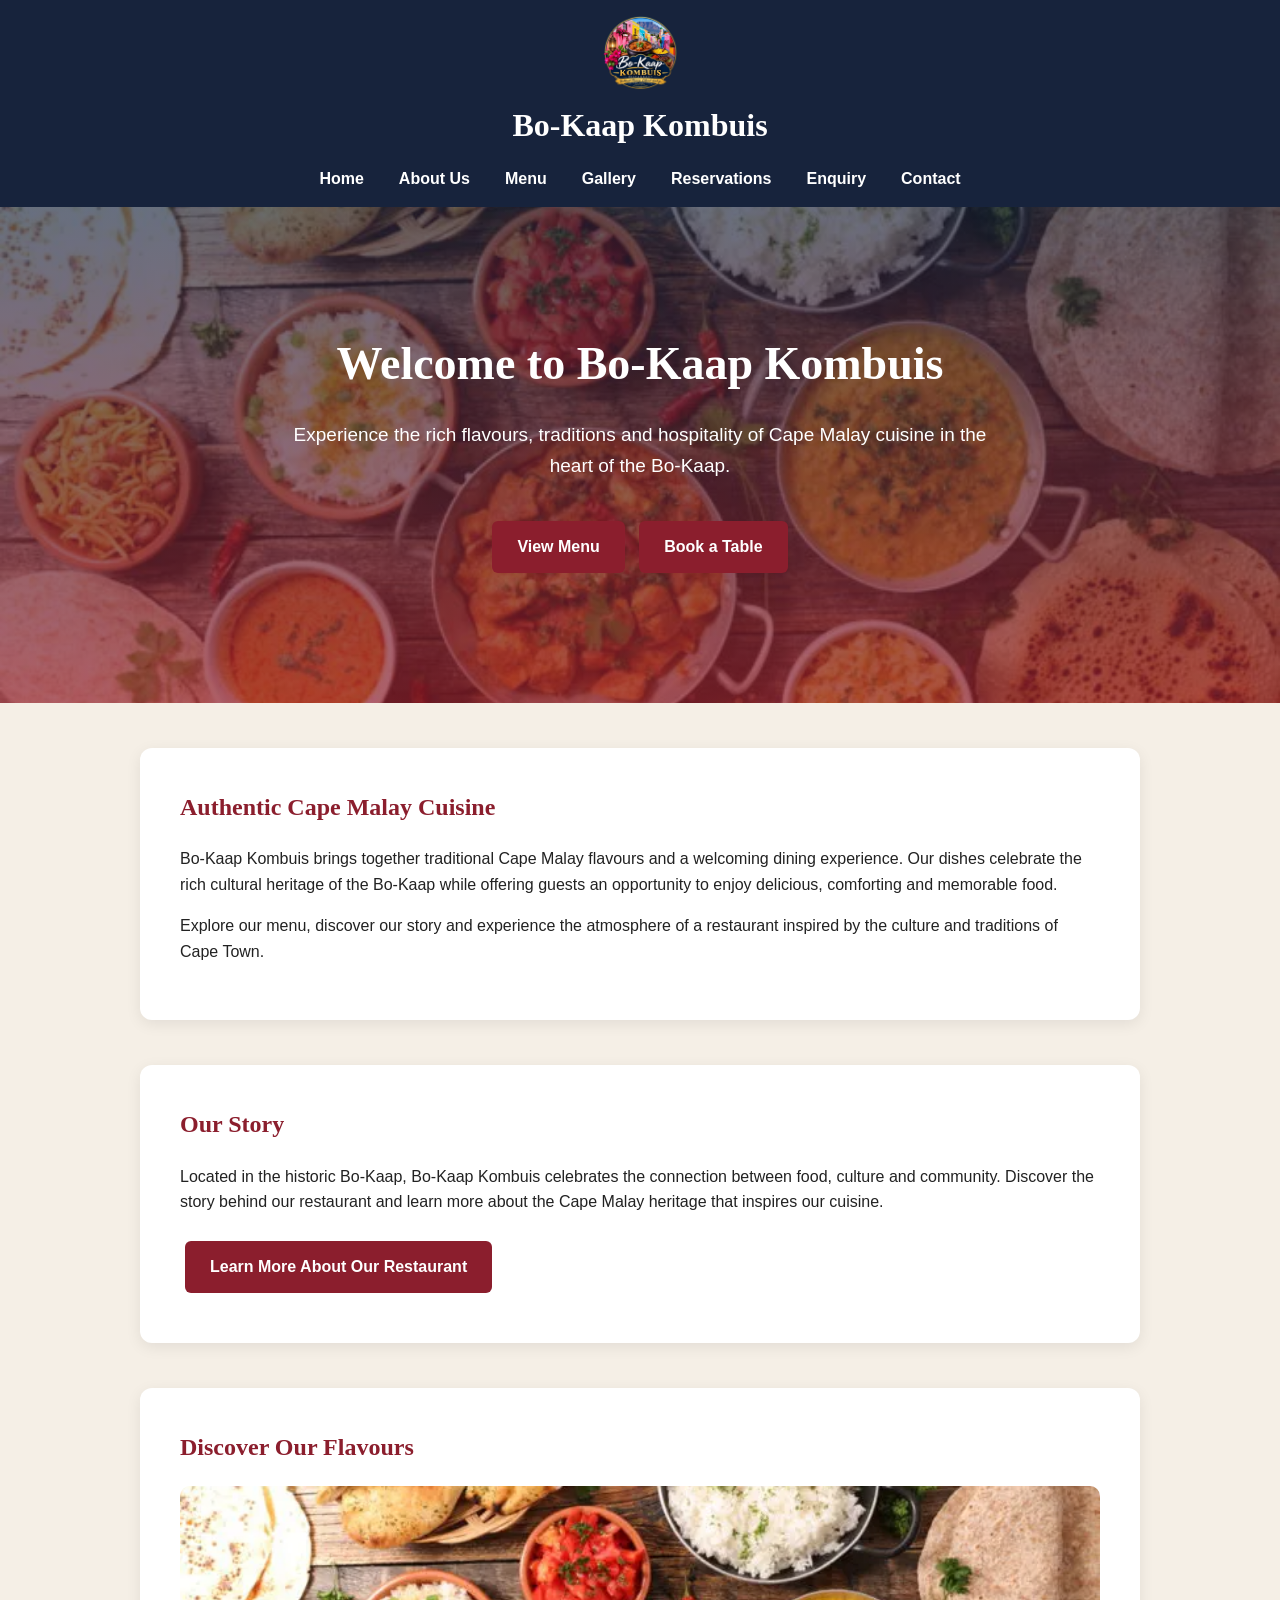
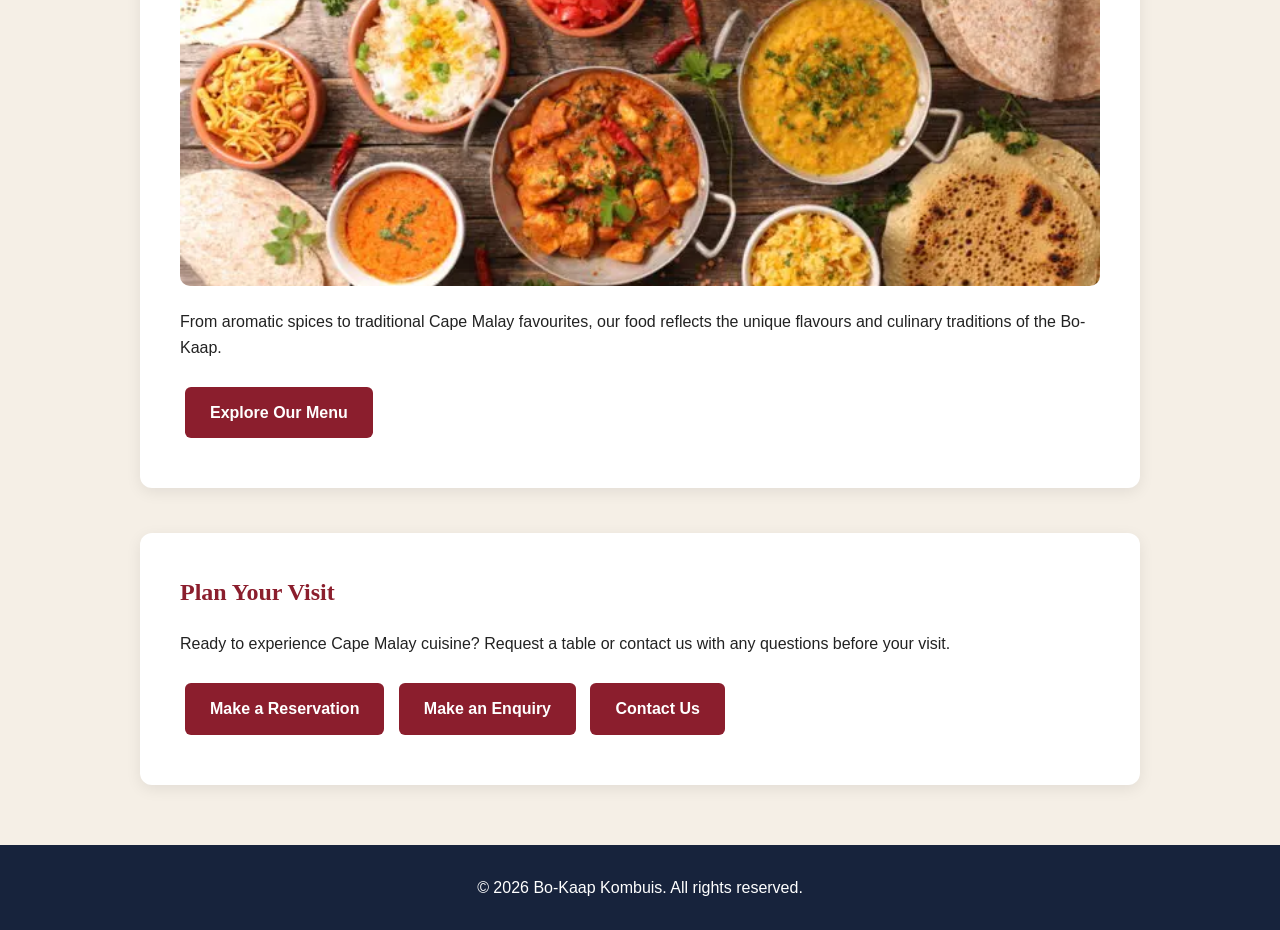
<file: HTML/index.html>
<!DOCTYPE html>

<html lang="en">

<head>
    <meta charset="UTF-8">
    <meta name="viewport" content="width=device-width, initial-scale=1.0">

<meta name="description" content="Discover Bo-Kaap Kombuis, a Cape Malay restaurant in Cape Town. Explore traditional cuisine, rich flavours and the cultural heritage of the Bo-Kaap.">

<meta name="keywords" content="Bo-Kaap Kombuis, Cape Malay restaurant Cape Town, traditional Cape Malay food, Bo-Kaap dining, Cape Malay cuisine">

<title>Bo-Kaap Kombuis | Cape Malay Restaurant in Cape Town</title>

<link rel="stylesheet" href="../CSS/style.css">

</head>

<body>

<header>
    <nav>
        <img src="../Images/logo/logo.webp"
             alt="Bo-Kaap Kombuis restaurant logo"
             class="logo">

    <h1>Bo-Kaap Kombuis</h1>

    <button class="menu-toggle"
            id="menu-toggle"
            type="button"
            aria-label="Open navigation menu"
            aria-expanded="false"
            aria-controls="main-navigation">
        ☰
    </button>

    <ul id="main-navigation">
        <li><a href="index.html" aria-current="page">Home</a></li>
        <li><a href="about.html">About Us</a></li>
        <li><a href="menu.html">Menu</a></li>
        <li><a href="gallery.html">Gallery</a></li>
        <li><a href="booking.html">Reservations</a></li>
        <li><a href="enquiry.html">Enquiry</a></li>
        <li><a href="contact.html">Contact</a></li>
    </ul>
</nav>

</header>

<main>

<section class="hero">
    <h2>Welcome to Bo-Kaap Kombuis</h2>

<p>
    Experience the rich flavours, traditions and hospitality
    of Cape Malay cuisine in the heart of the Bo-Kaap.
</p>

<a href="menu.html" class="button">View Menu</a>
<a href="booking.html" class="button">Book a Table</a>

</section>

<section class="intro">
    <h2>Authentic Cape Malay Cuisine</h2>

<p>
    Bo-Kaap Kombuis brings together traditional Cape Malay
    flavours and a welcoming dining experience. Our dishes
    celebrate the rich cultural heritage of the Bo-Kaap while
    offering guests an opportunity to enjoy delicious,
    comforting and memorable food.
</p>

<p>
    Explore our menu, discover our story and experience the
    atmosphere of a restaurant inspired by the culture and
    traditions of Cape Town.
</p>

</section>

<section class="about-preview">
    <h2>Our Story</h2>

<p>
    Located in the historic Bo-Kaap, Bo-Kaap Kombuis celebrates
    the connection between food, culture and community.
    Discover the story behind our restaurant and learn more
    about the Cape Malay heritage that inspires our cuisine.
</p>

<a href="about.html" class="button">Learn More About Our Restaurant</a>

</section>

<section class="content-section">
    <h2>Discover Our Flavours</h2>

<img src="../Images/food/cape-malay-food1.webp"
     alt="Traditional Cape Malay cuisine served at Bo-Kaap Kombuis"
     loading="eager" fetchpriority="high"
     decoding="async"
     style="width: 100%; max-height: 400px; object-fit: cover; border-radius: 10px;">

<p>
    From aromatic spices to traditional Cape Malay favourites,
    our food reflects the unique flavours and culinary traditions
    of the Bo-Kaap.
</p>

<a href="menu.html" class="button">Explore Our Menu</a>

</section>

<section class="booking-section">
    <h2>Plan Your Visit</h2>

<p>
    Ready to experience Cape Malay cuisine? Request a table
    or contact us with any questions before your visit.
</p>

<a href="booking.html" class="button">Make a Reservation</a>
<a href="enquiry.html" class="button">Make an Enquiry</a>
<a href="contact.html" class="button">Contact Us</a>

</section>

</main>

<footer>
    <p>&copy; 2026 Bo-Kaap Kombuis. All rights reserved.</p>
</footer>

<script src="../JS/script.js"></script>

</body>
</html>
</file>
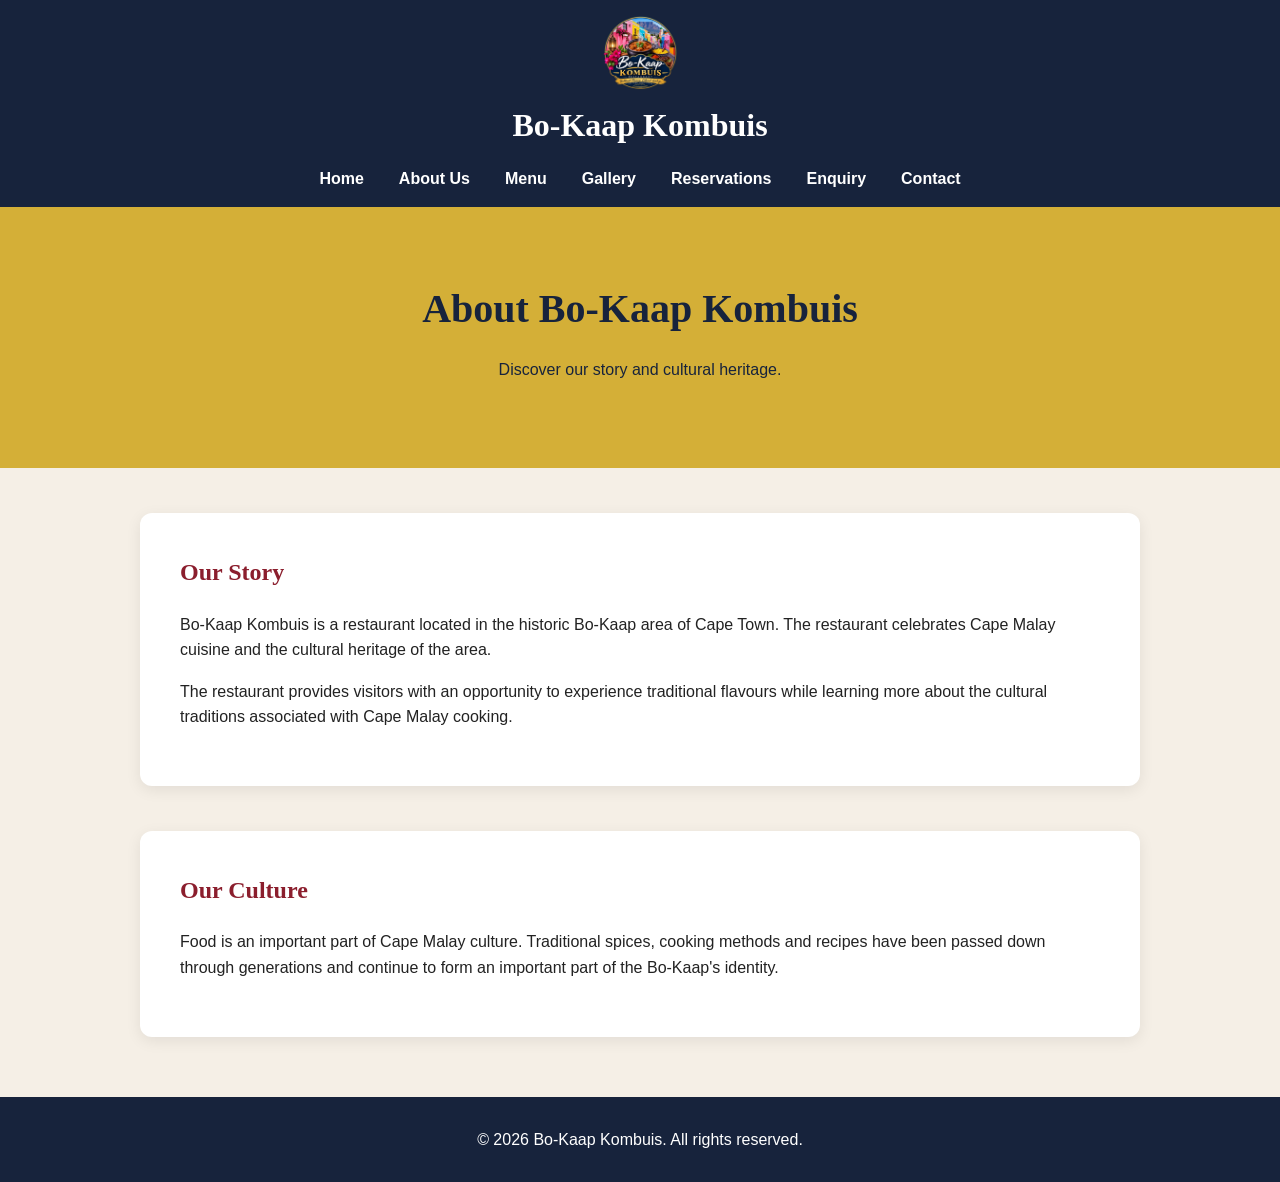
<file: HTML/about.html>
<!DOCTYPE html>

<html lang="en">

<head>
    <meta charset="UTF-8">
    <meta name="viewport" content="width=device-width, initial-scale=1.0">

<meta name="description" content="Discover the story of Bo-Kaap Kombuis, a Cape Town restaurant celebrating traditional Cape Malay cuisine, culture and the heritage of the Bo-Kaap.">

<meta name="keywords" content="Bo-Kaap Kombuis, about Bo-Kaap Kombuis, Cape Malay culture, Bo-Kaap heritage, Cape Town restaurant, Cape Malay traditions">

<title>About Us | Cape Malay Culture and Heritage | Bo-Kaap Kombuis</title>

<link rel="stylesheet" href="../CSS/style.css">

</head>

<body>

<header>
    <nav>
        <img src="../Images/logo/logo.webp"
             alt="Bo-Kaap Kombuis restaurant logo"
             class="logo">

    <h1>Bo-Kaap Kombuis</h1>

    <button class="menu-toggle"
            id="menu-toggle"
            type="button"
            aria-label="Open navigation menu"
            aria-expanded="false"
            aria-controls="main-navigation">
        ☰
    </button>

    <ul id="main-navigation">
        <li><a href="index.html">Home</a></li>
        <li><a href="about.html" aria-current="page">About Us</a></li>
        <li><a href="menu.html">Menu</a></li>
        <li><a href="gallery.html">Gallery</a></li>
        <li><a href="booking.html">Reservations</a></li>
        <li><a href="enquiry.html">Enquiry</a></li>
        <li><a href="contact.html">Contact</a></li>
    </ul>
</nav>

</header>

<main>

<section class="page-header">
    <h2>About Bo-Kaap Kombuis</h2>
    <p>Discover our story and cultural heritage.</p>
</section>

<section class="content-section">
    <h2>Our Story</h2>

    <p>
        Bo-Kaap Kombuis is a restaurant located in the historic
        Bo-Kaap area of Cape Town. The restaurant celebrates
        Cape Malay cuisine and the cultural heritage of the area.
    </p>

    <p>
        The restaurant provides visitors with an opportunity to
        experience traditional flavours while learning more about
        the cultural traditions associated with Cape Malay cooking.
    </p>
</section>

<section class="content-section">
    <h2>Our Culture</h2>

    <p>
        Food is an important part of Cape Malay culture. Traditional
        spices, cooking methods and recipes have been passed down
        through generations and continue to form an important part
        of the Bo-Kaap's identity.
    </p>
</section>

</main>

<footer>
    <p>&copy; 2026 Bo-Kaap Kombuis. All rights reserved.</p>
</footer>

<script src="../JS/script.js"></script>

</body>
</html>
</file>
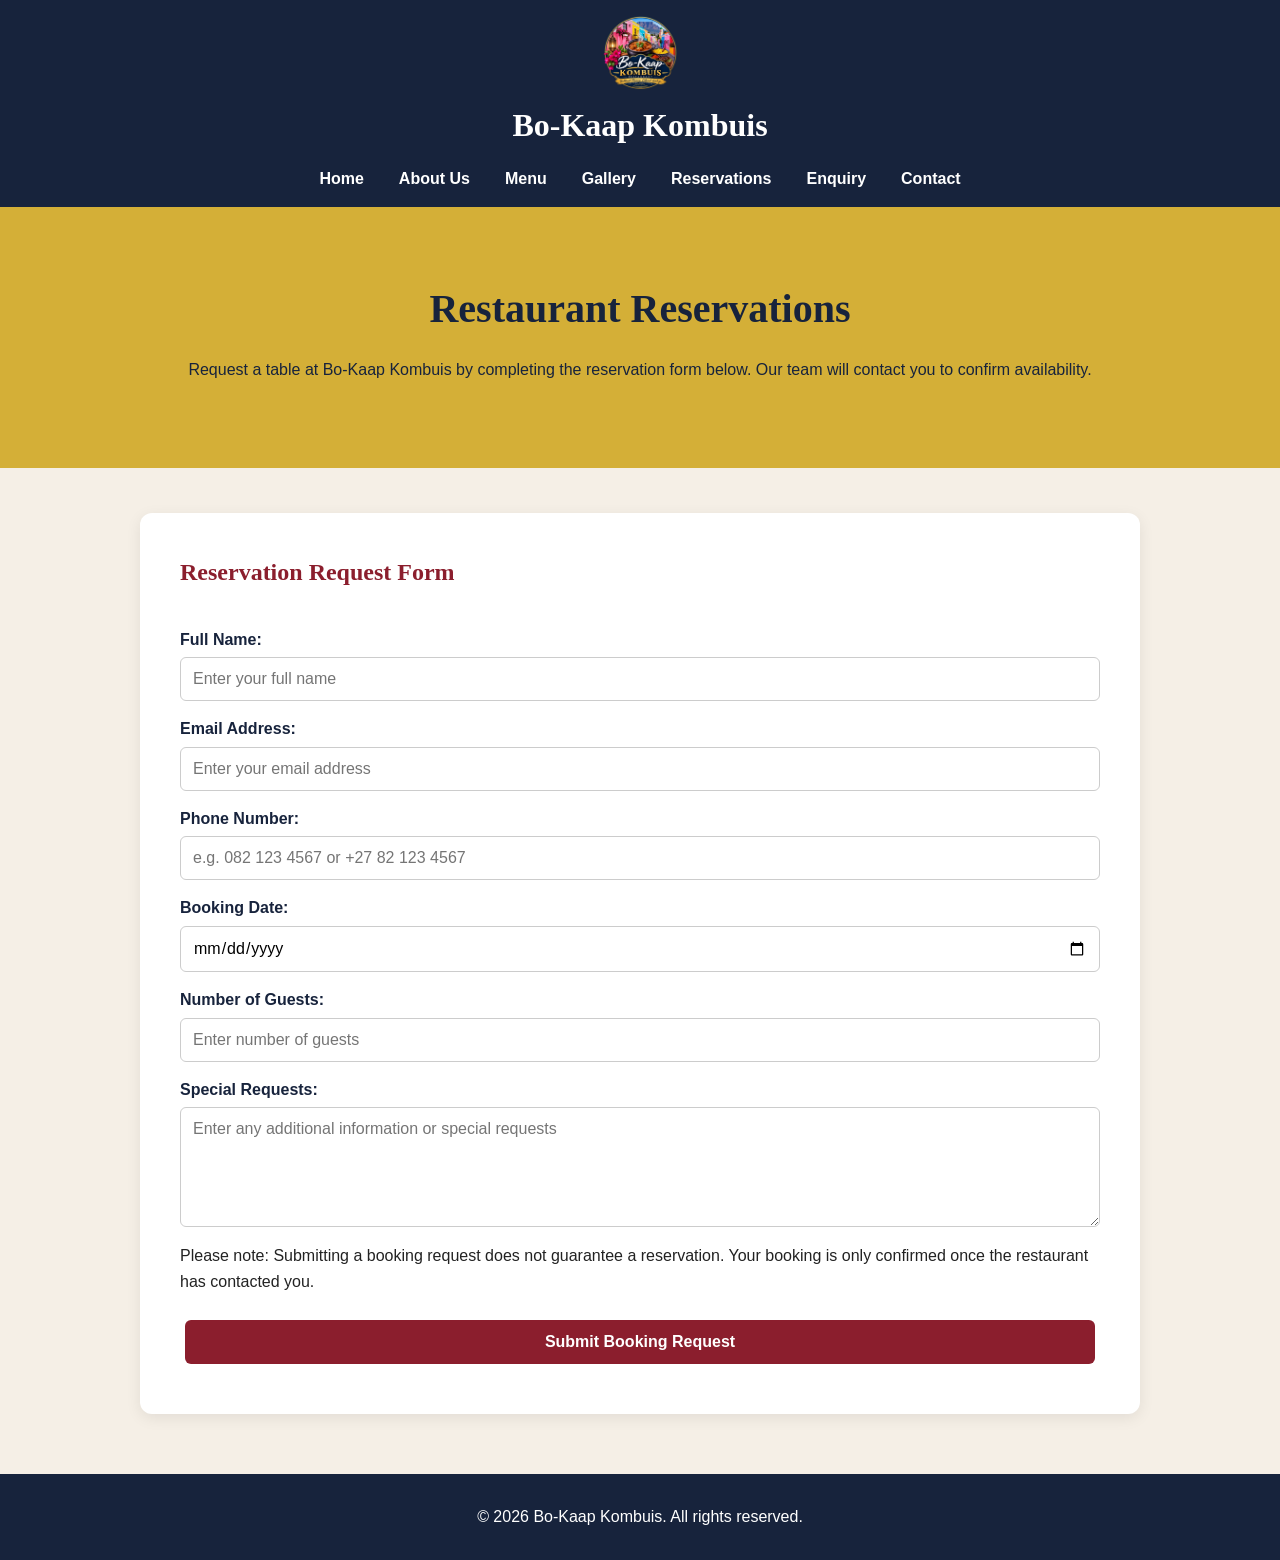
<file: HTML/booking.html>
<!DOCTYPE html>
<html lang="en">

<head>
    <meta charset="UTF-8">
    <meta name="viewport" content="width=device-width, initial-scale=1.0">

    <meta name="description" content="Book a table at Bo-Kaap Kombuis, a Cape Malay restaurant in Cape Town. Submit your preferred date, number of guests and special requests.">

    <meta name="keywords" content="Bo-Kaap Kombuis reservations, Cape Town restaurant booking, Cape Malay restaurant, book a table Bo-Kaap, restaurant reservations Cape Town">

    <title>Book a Table | Cape Town Restaurant Reservations | Bo-Kaap Kombuis</title>

    <link rel="stylesheet" href="../CSS/style.css">
</head>

<body>

<header>
    <nav>
        <img src="../Images/logo/logo.webp"
             alt="Bo-Kaap Kombuis restaurant logo"
             class="logo">

        <h1>Bo-Kaap Kombuis</h1>

        <button class="menu-toggle"
                id="menu-toggle"
                type="button"
                aria-label="Open navigation menu"
                aria-expanded="false"
                aria-controls="main-navigation">
            ☰
        </button>

        <ul id="main-navigation">
            <li><a href="index.html">Home</a></li>
            <li><a href="about.html">About Us</a></li>
            <li><a href="menu.html">Menu</a></li>
            <li><a href="gallery.html">Gallery</a></li>
            <li><a href="booking.html" aria-current="page">Reservations</a></li>
            <li><a href="enquiry.html">Enquiry</a></li>
            <li><a href="contact.html">Contact</a></li>
        </ul>
    </nav>
</header>

<main>

    <section class="page-header">
        <h2>Restaurant Reservations</h2>

        <p>
            Request a table at Bo-Kaap Kombuis by completing the
            reservation form below. Our team will contact you
            to confirm availability.
        </p>
    </section>

    <section class="booking-section">

        <h2>Reservation Request Form</h2>

        <form id="bookingForm">

            <label for="name">Full Name:</label>
            <input
                type="text"
                id="name"
                name="name"
                placeholder="Enter your full name"
                autocomplete="name"
                required
            >

            <label for="email">Email Address:</label>
            <input
                type="email"
                id="email"
                name="email"
                placeholder="Enter your email address"
                autocomplete="email"
                required
            >

            <label for="phone">Phone Number:</label>
            <input
                type="tel"
                id="phone"
                name="phone"
                placeholder="e.g. 082 123 4567 or +27 82 123 4567"
                pattern="(?:\+27|0)(?:\s?\d){9}"
                title="Enter a valid South African number, for example 082 123 4567 or +27 82 123 4567."
                autocomplete="tel"
                inputmode="tel"
                required
            >

            <label for="date">Booking Date:</label>
            <input
                type="date"
                id="date"
                name="date"
                required
            >

            <label for="guests">Number of Guests:</label>
            <input
                type="number"
                id="guests"
                name="guests"
                min="1"
                max="50"
                placeholder="Enter number of guests"
                required
            >

            <label for="message">Special Requests:</label>
            <textarea
                id="message"
                name="message"
                rows="5"
                placeholder="Enter any additional information or special requests"
            ></textarea>

            <p class="form-notice">
                Please note: Submitting a booking request does not
                guarantee a reservation. Your booking is only confirmed
                once the restaurant has contacted you.
            </p>

            <button type="submit">
                Submit Booking Request
            </button>

        </form>

    </section>

</main>

<footer>
    <p>&copy; 2026 Bo-Kaap Kombuis. All rights reserved.</p>
</footer>

<script>
    const bookingDate = document.getElementById("date");

    const today = new Date();
    const localToday = new Date(
        today.getTime() - today.getTimezoneOffset() * 60000
    ).toISOString().split("T")[0];

    bookingDate.min = localToday;
</script>

<script src="../JS/script.js"></script>

</body>
</html>
</file>
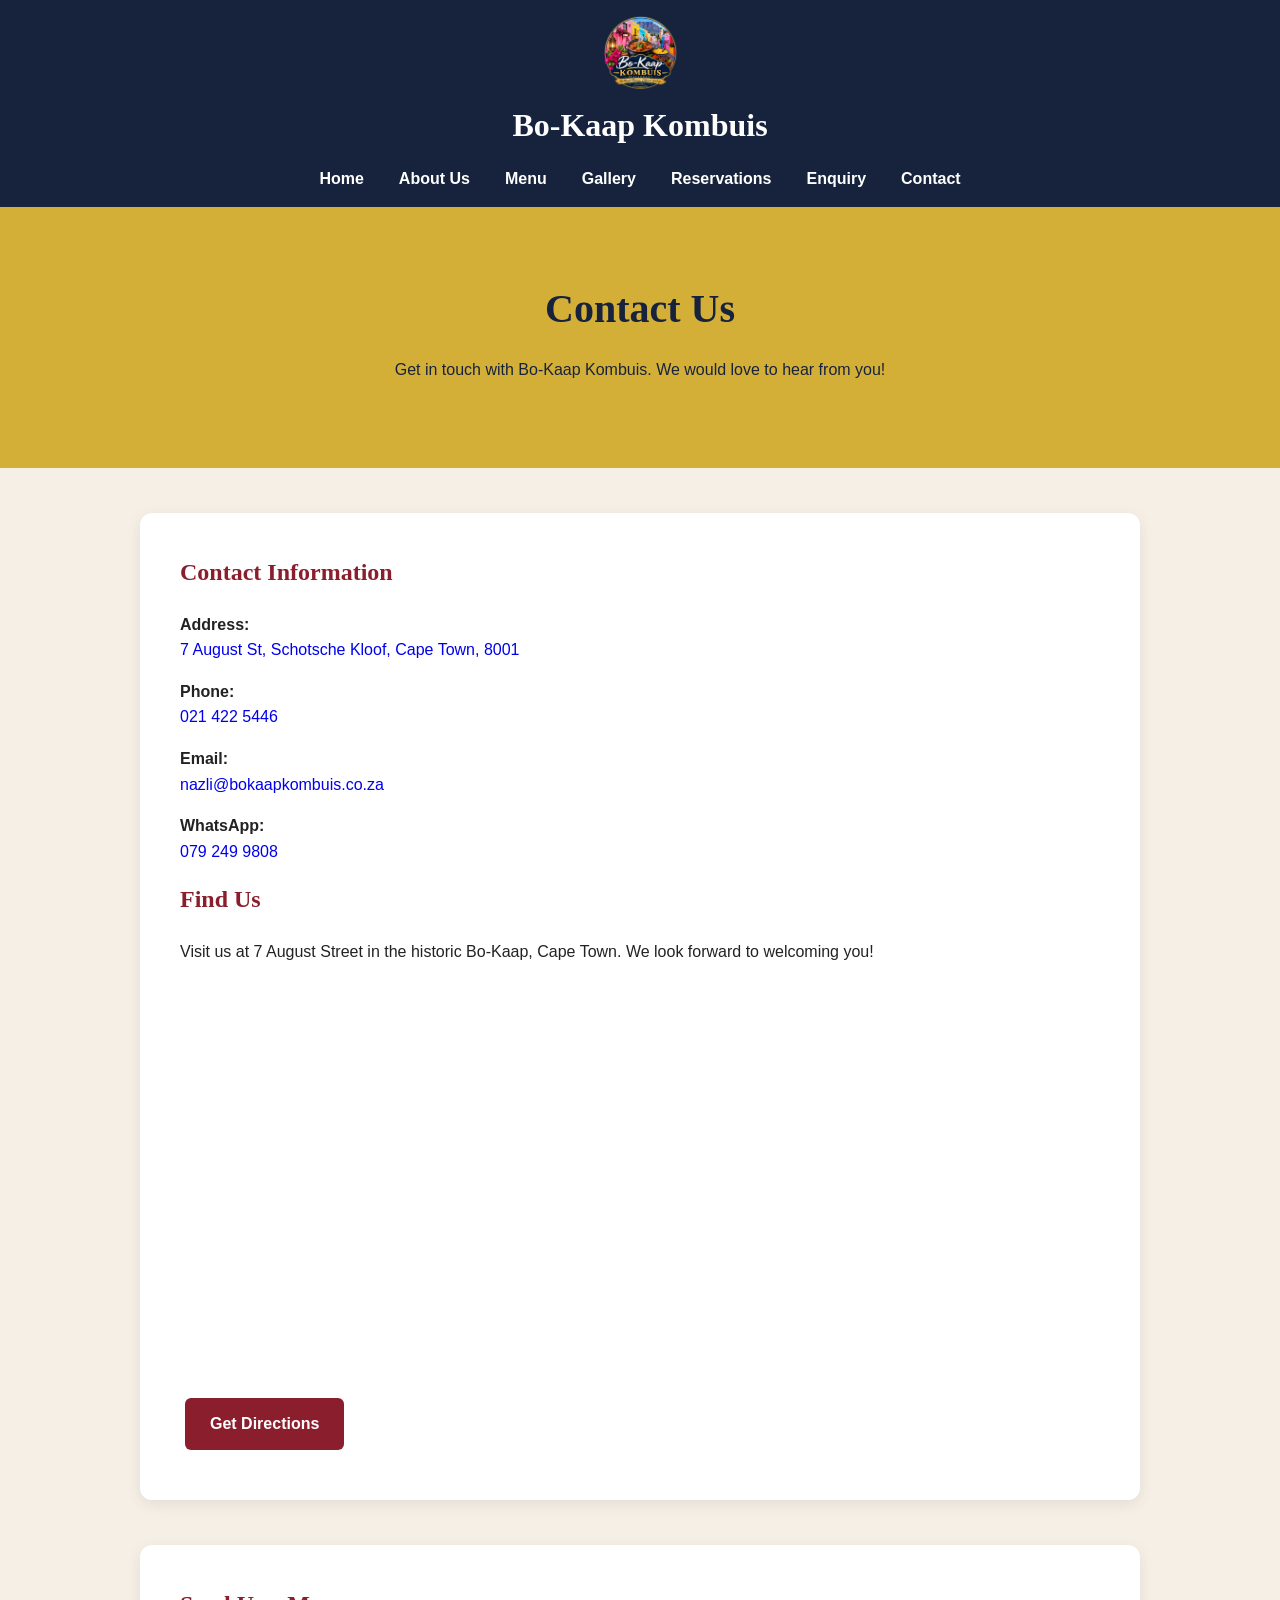
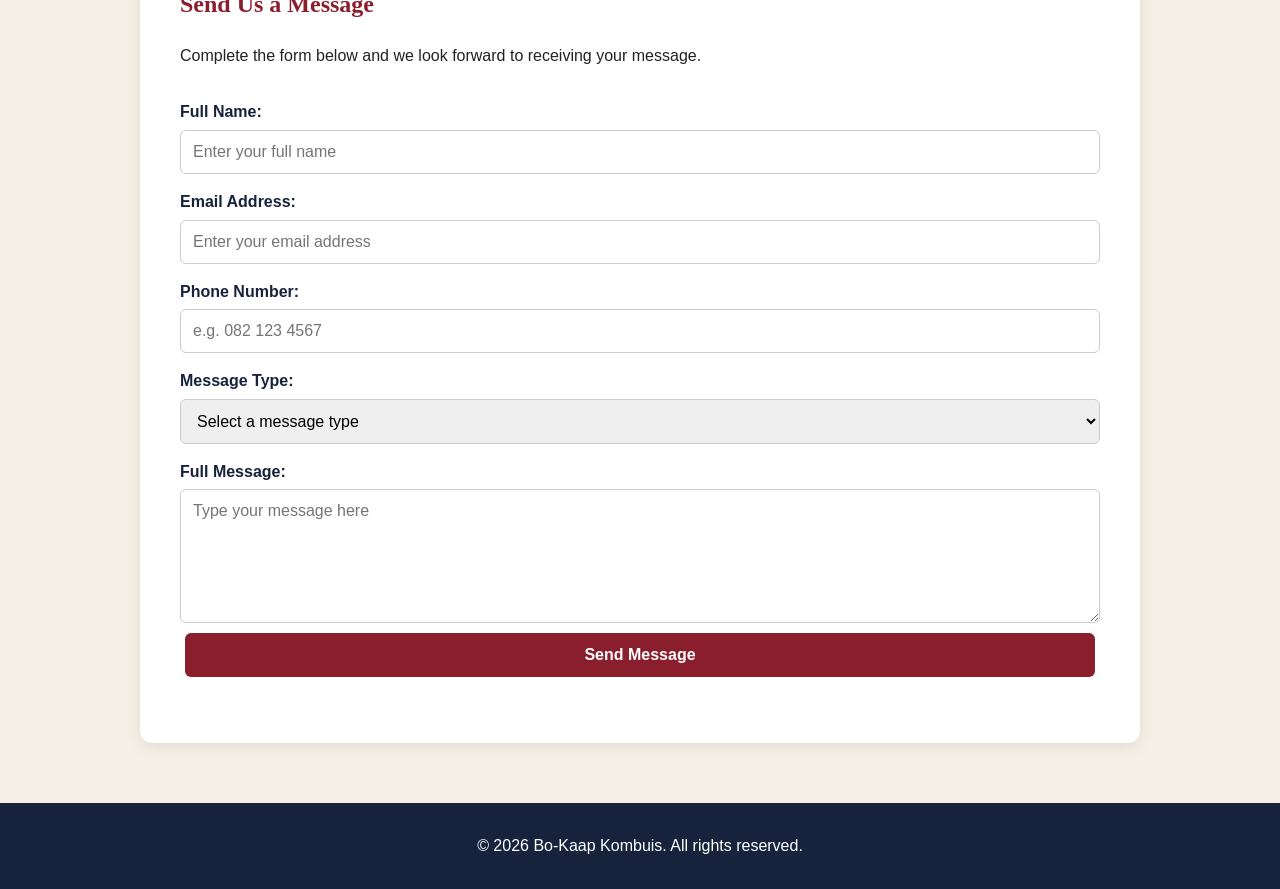
<file: HTML/contact.html>
<!DOCTYPE html>

<html lang="en">

<head>
    <meta charset="UTF-8">
    <meta name="viewport" content="width=device-width, initial-scale=1.0">

<meta name="description" content="Contact Bo-Kaap Kombuis, a Cape Malay restaurant in Cape Town. Find our address, telephone number, email, WhatsApp details and directions.">

<meta name="keywords" content="Bo-Kaap Kombuis contact details, Cape Town restaurant contact, Bo-Kaap restaurant address, Cape Malay restaurant, restaurant phone number Cape Town">

<title>Contact Bo-Kaap Kombuis | Cape Town Restaurant Details</title>

<link rel="stylesheet" href="../CSS/style.css">

</head>

<body>

<header>
    <nav>
        <img src="../Images/logo/logo.webp"
             alt="Bo-Kaap Kombuis restaurant logo"
             class="logo">

    <h1>Bo-Kaap Kombuis</h1>

    <button class="menu-toggle"
            id="menu-toggle"
            type="button"
            aria-label="Open navigation menu"
            aria-expanded="false"
            aria-controls="main-navigation">
        ☰
    </button>

    <ul id="main-navigation">
        <li><a href="index.html">Home</a></li>
        <li><a href="about.html">About Us</a></li>
        <li><a href="menu.html">Menu</a></li>
        <li><a href="gallery.html">Gallery</a></li>
        <li><a href="booking.html">Reservations</a></li>
        <li><a href="enquiry.html">Enquiry</a></li>
        <li><a href="contact.html" aria-current="page">Contact</a></li>
    </ul>
</nav>

</header>

<main>

<section class="page-header">
    <h2>Contact Us</h2>
    <p>Get in touch with Bo-Kaap Kombuis. We would love to hear from you!</p>
</section>

<section class="contact-section">

<h2>Contact Information</h2>

<p>
    <strong>Address:</strong><br>
    <a href="https://goo.gl/maps/4T6soZfFKWuV53qS6"
       target="_blank"
       rel="noopener noreferrer">
        7 August St, Schotsche Kloof, Cape Town, 8001
    </a>
</p>

<p>
    <strong>Phone:</strong><br>
    <a href="tel:+27214225446">021 422 5446</a>
</p>

<p>
    <strong>Email:</strong><br>
    <a href="mailto:nazli@bokaapkombuis.co.za">
        nazli@bokaapkombuis.co.za
    </a>
</p>

<p>
    <strong>WhatsApp:</strong><br>
    <a href="https://wa.me/27792499808"
       target="_blank"
       rel="noopener noreferrer">
        079 249 9808
    </a>
</p>

<h2>Find Us</h2>

<p>
    Visit us at 7 August Street in the historic
    Bo-Kaap, Cape Town. We look forward to welcoming you!
</p>

<div class="map-container">
    <iframe
        src="https://maps.google.com/maps?q=7%20August%20Street%2C%20Schotsche%20Kloof%2C%20Cape%20Town%2C%208001&t=&z=16&ie=UTF8&iwloc=&output=embed"
        width="100%"
        height="400"
        style="border:0;"
        title="Interactive map showing the location of Bo-Kaap Kombuis in Cape Town"
        loading="lazy"
        referrerpolicy="no-referrer-when-downgrade"
        allowfullscreen>
    </iframe>
</div>

<a href="https://goo.gl/maps/4T6soZfFKWuV53qS6"
   target="_blank"
   rel="noopener noreferrer"
   class="button">
    Get Directions
</a>

</section>

<section class="contact-section">

<h2>Send Us a Message</h2>

<p>
    Complete the form below and we look forward
    to receiving your message.
</p>

<form
    id="contactForm"
    name="contact"
    method="POST"
    action="/HTML/contact.html"
    data-netlify="true"
    netlify-honeypot="bot-field"
>

    <input type="hidden" name="form-name" value="contact">

    <p hidden>
        <label>
            Don't fill this out:
            <input name="bot-field">
        </label>
    </p>

    <label for="contactName">Full Name:</label>
    <input
        type="text"
        id="contactName"
        name="name"
        placeholder="Enter your full name"
        autocomplete="name"
        required
    >

    <label for="contactEmail">Email Address:</label>
    <input
        type="email"
        id="contactEmail"
        name="email"
        placeholder="Enter your email address"
        autocomplete="email"
        required
    >

    <label for="contactPhone">Phone Number:</label>
    <input
        type="tel"
        id="contactPhone"
        name="phone"
        placeholder="e.g. 082 123 4567"
        pattern="(?:\+27|0)(?:\s?\d){9}"
        title="Enter a valid South African phone number, for example 082 123 4567 or +27 82 123 4567."
        autocomplete="tel"
        inputmode="tel"
        required
    >

    <label for="messageType">Message Type:</label>
    <select
        id="messageType"
        name="messageType"
        required
    >
        <option value="">Select a message type</option>
        <option value="General Enquiry">General Enquiry</option>
        <option value="Feedback">Feedback</option>
        <option value="Complaint">Complaint</option>
        <option value="Restaurant Information">Restaurant Information</option>
        <option value="Other">Other</option>
    </select>

    <label for="contactMessage">Full Message:</label>
    <textarea
        id="contactMessage"
        name="message"
        rows="6"
        placeholder="Type your message here"
        required
    ></textarea>

    <button type="submit">
        Send Message
    </button>

</form>

<p id="contactResponse" aria-live="polite" role="status"></p>

<p id="emailLinkContainer" hidden>
    <a id="emailLink" class="button" href="#">
        Open your email app
    </a>
</p>

</section>

</main>

<footer>
    <p>&copy; 2026 Bo-Kaap Kombuis. All rights reserved.</p>
</footer>

<script>
    const contactForm = document.getElementById("contactForm");
    const contactResponse = document.getElementById("contactResponse");
    const emailLink = document.getElementById("emailLink");
    const emailLinkContainer = document.getElementById("emailLinkContainer");

    const testRecipient = "st10533474@rcconnect.edu.za";

    contactForm.addEventListener("submit", async function (event) {
        event.preventDefault();

        if (!contactForm.checkValidity()) {
            contactForm.reportValidity();
            return;
        }

        const formValues = new FormData(contactForm);

        const name = formValues.get("name");
        const email = formValues.get("email");
        const phone = formValues.get("phone");
        const messageType = formValues.get("messageType");
        const message = formValues.get("message");

        const subject = encodeURIComponent(
            "Bo-Kaap Kombuis Contact Message: " + messageType
        );

        const body = encodeURIComponent(
            "Contact Message\n\n" +
            "Name: " + name + "\n" +
            "Email: " + email + "\n" +
            "Phone: " + phone + "\n" +
            "Message Type: " + messageType + "\n\n" +
            "Message:\n" + message
        );

        const preparedEmail =
            "mailto:" + testRecipient +
            "?subject=" + subject +
            "&body=" + body;

        emailLink.href = preparedEmail;
        emailLinkContainer.hidden = false;

        const isLiveWebsite = window.location.hostname.endsWith("netlify.app");

        if (!isLiveWebsite) {
            contactResponse.textContent =
                "Your test message is ready. This local preview does not submit messages to Netlify. Use the email link below to test the email feature.";

            return;
        }

        contactResponse.textContent = "Submitting your message...";

        const formData = new URLSearchParams(formValues);

        try {
            const response = await fetch(contactForm.action, {
                method: "POST",
                headers: {
                    "Content-Type": "application/x-www-form-urlencoded"
                },
                body: formData.toString()
            });

            if (!response.ok) {
                throw new Error("Submission failed");
            }

            contactResponse.textContent =
                "Thank you! Your message has been submitted successfully. You can also prepare an email using the link below.";

            contactForm.reset();

        } catch (error) {
            emailLinkContainer.hidden = true;

            contactResponse.textContent =
                "Sorry, your message could not be submitted. Please try again later.";
        }
    });
</script>

<script src="../JS/script.js"></script>

</body>
</html>
</file>
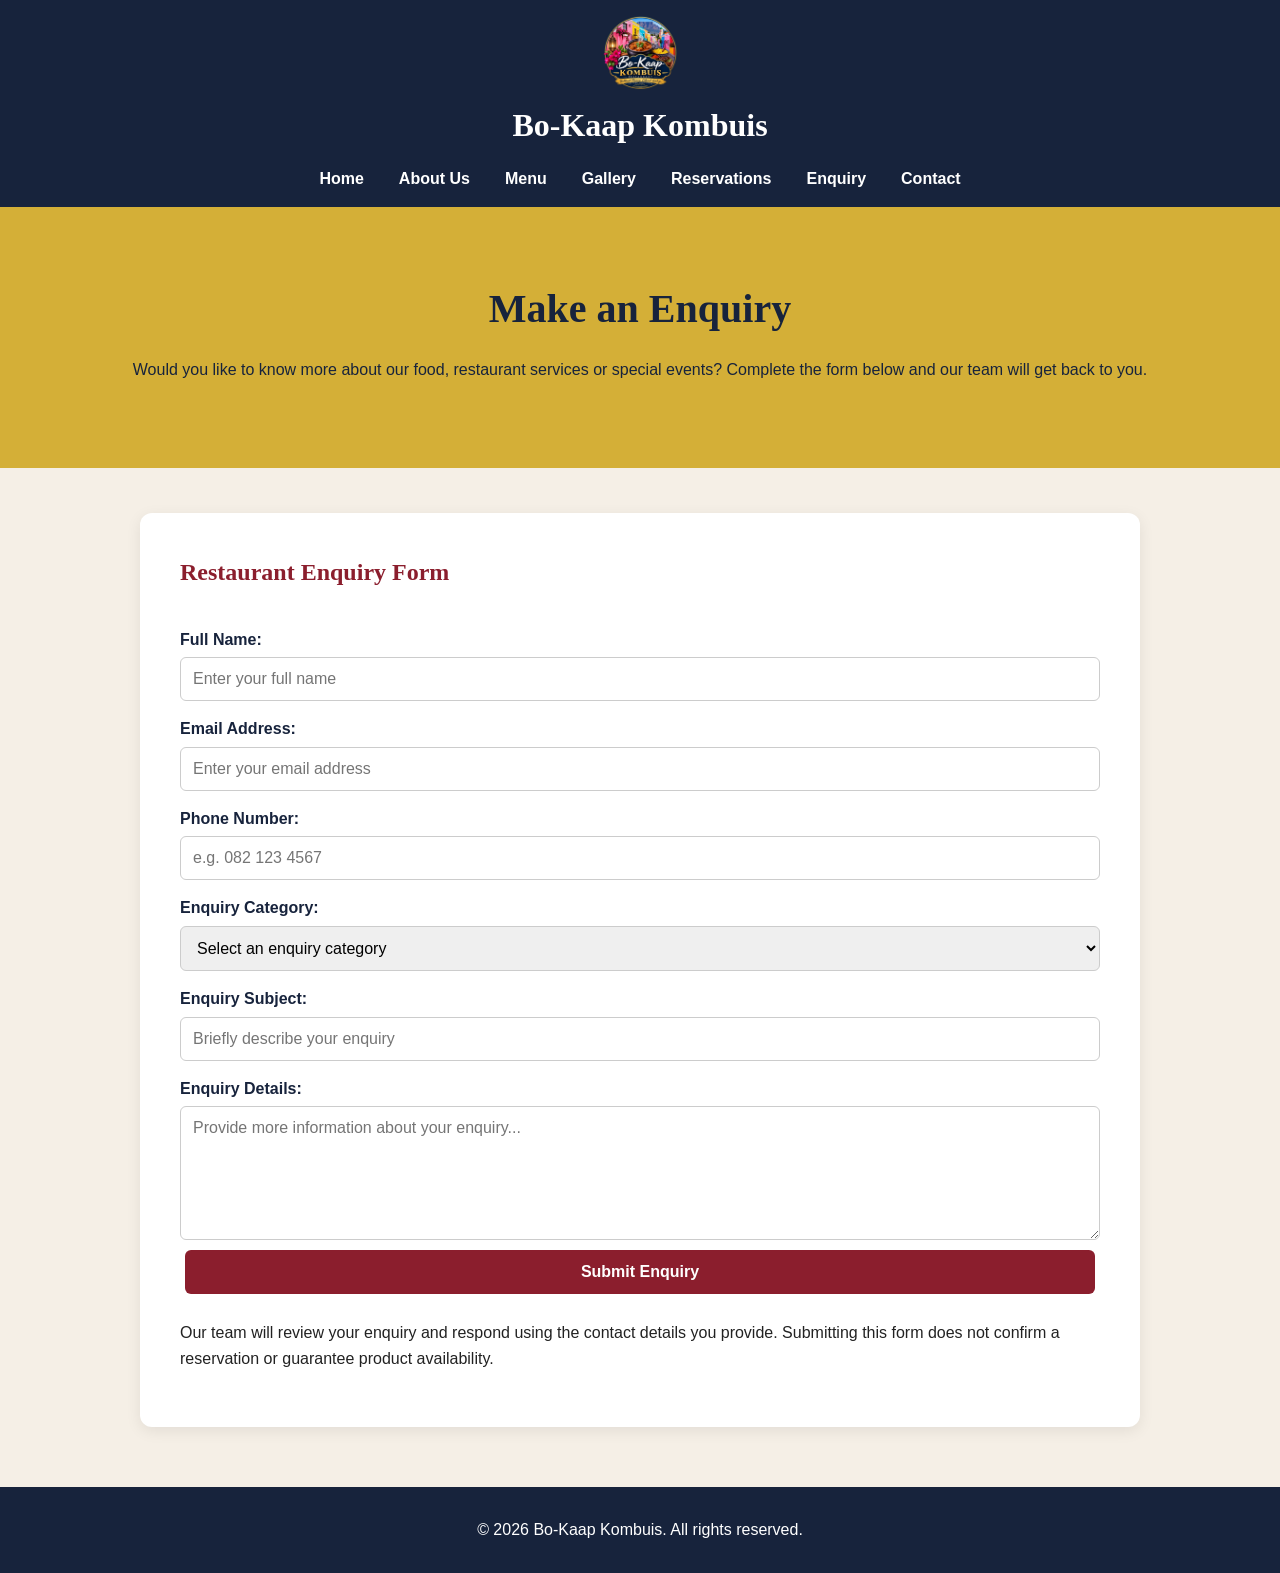
<file: HTML/enquiry.html>
<!DOCTYPE html>
<html lang="en">

<head>
    <meta charset="UTF-8">
    <meta name="viewport" content="width=device-width, initial-scale=1.0">

    <meta name="description" content="Contact Bo-Kaap Kombuis in Cape Town with enquiries about our Cape Malay menu, food availability, restaurant services, dietary requirements and special events.">

    <meta name="keywords" content="Bo-Kaap Kombuis enquiries, Cape Malay restaurant enquiries, Cape Town restaurant services, Cape Malay menu, food availability, restaurant events">

    <title>Restaurant Enquiries | Cape Malay Food and Services | Bo-Kaap Kombuis</title>

    <link rel="stylesheet" href="../CSS/style.css">
</head>

<body>

<header>
    <nav>
        <img src="../Images/logo/logo.webp"
             alt="Bo-Kaap Kombuis restaurant logo"
             class="logo">

        <h1>Bo-Kaap Kombuis</h1>

        <button class="menu-toggle"
                id="menu-toggle"
                type="button"
                aria-label="Open navigation menu"
                aria-expanded="false"
                aria-controls="main-navigation">
            ☰
        </button>

        <ul id="main-navigation">
            <li><a href="index.html">Home</a></li>
            <li><a href="about.html">About Us</a></li>
            <li><a href="menu.html">Menu</a></li>
            <li><a href="gallery.html">Gallery</a></li>
            <li><a href="booking.html">Reservations</a></li>
            <li><a href="enquiry.html" aria-current="page">Enquiry</a></li>
            <li><a href="contact.html">Contact</a></li>
        </ul>
    </nav>
</header>

<main>

    <section class="page-header">
        <h2>Make an Enquiry</h2>

        <p>
            Would you like to know more about our food, restaurant
            services or special events? Complete the form below
            and our team will get back to you.
        </p>
    </section>

    <section class="contact-section">

        <h2>Restaurant Enquiry Form</h2>

        <form
            id="enquiryForm"
            name="enquiry"
            method="POST"
            action="/HTML/enquiry.html"
            data-netlify="true"
            netlify-honeypot="bot-field"
        >

            <input type="hidden" name="form-name" value="enquiry">

            <p hidden>
                <label>
                    Don't fill this out:
                    <input name="bot-field">
                </label>
            </p>

            <label for="enquiryName">Full Name:</label>
            <input
                type="text"
                id="enquiryName"
                name="name"
                placeholder="Enter your full name"
                autocomplete="name"
                required
            >

            <label for="enquiryEmail">Email Address:</label>
            <input
                type="email"
                id="enquiryEmail"
                name="email"
                placeholder="Enter your email address"
                autocomplete="email"
                required
            >

            <label for="enquiryPhone">Phone Number:</label>
            <input
                type="tel"
                id="enquiryPhone"
                name="phone"
                placeholder="e.g. 082 123 4567"
                pattern="(?:\+27|0)(?:\s?\d){9}"
                title="Enter a valid South African phone number."
                autocomplete="tel"
                inputmode="tel"
                required
            >

            <label for="enquiryType">Enquiry Category:</label>
            <select id="enquiryType" name="enquiryType" required>
                <option value="">Select an enquiry category</option>
                <option value="Menu and Food">Menu and Food</option>
                <option value="Food Availability">Food Availability</option>
                <option value="Restaurant Services">Restaurant Services</option>
                <option value="Special Events and Group Enquiries">Special Events and Group Enquiries</option>
                <option value="Dietary Requirements">Dietary Requirements</option>
                <option value="Other">Other</option>
            </select>

            <label for="enquirySubject">Enquiry Subject:</label>
            <input
                type="text"
                id="enquirySubject"
                name="subject"
                placeholder="Briefly describe your enquiry"
                required
            >

            <label for="enquiryDetails">Enquiry Details:</label>
            <textarea
                id="enquiryDetails"
                name="details"
                rows="6"
                placeholder="Provide more information about your enquiry..."
                required
            ></textarea>

            <button type="submit">Submit Enquiry</button>

        </form>

        <p id="enquiryResponse" aria-live="polite" role="status"></p>

        <p class="form-notice">
            Our team will review your enquiry and respond using
            the contact details you provide. Submitting this form
            does not confirm a reservation or guarantee product
            availability.
        </p>

    </section>

</main>

<footer>
    <p>&copy; 2026 Bo-Kaap Kombuis. All rights reserved.</p>
</footer>

<script>
    const enquiryForm = document.getElementById("enquiryForm");
    const enquiryResponse = document.getElementById("enquiryResponse");

    enquiryForm.addEventListener("submit", async function (event) {
        event.preventDefault();

        if (!enquiryForm.checkValidity()) {
            enquiryForm.reportValidity();
            return;
        }

        enquiryResponse.textContent = "Submitting your enquiry...";

        const formData = new URLSearchParams(
            new FormData(enquiryForm)
        );

        try {
            const response = await fetch(enquiryForm.action, {
                method: "POST",
                headers: {
                    "Content-Type": "application/x-www-form-urlencoded"
                },
                body: formData.toString()
            });

            if (!response.ok) {
                throw new Error("Submission failed");
            }

            enquiryResponse.textContent =
                "Thank you! Your enquiry has been submitted successfully. Our team will review it and respond using your contact details. Please note that submitting an enquiry does not confirm a reservation or guarantee availability.";

            enquiryForm.reset();

        } catch (error) {
            enquiryResponse.textContent =
                "Sorry, your enquiry could not be submitted. Please try again later.";
        }
    });
</script>

<script src="../JS/script.js"></script>

</body>
</html>
</file>
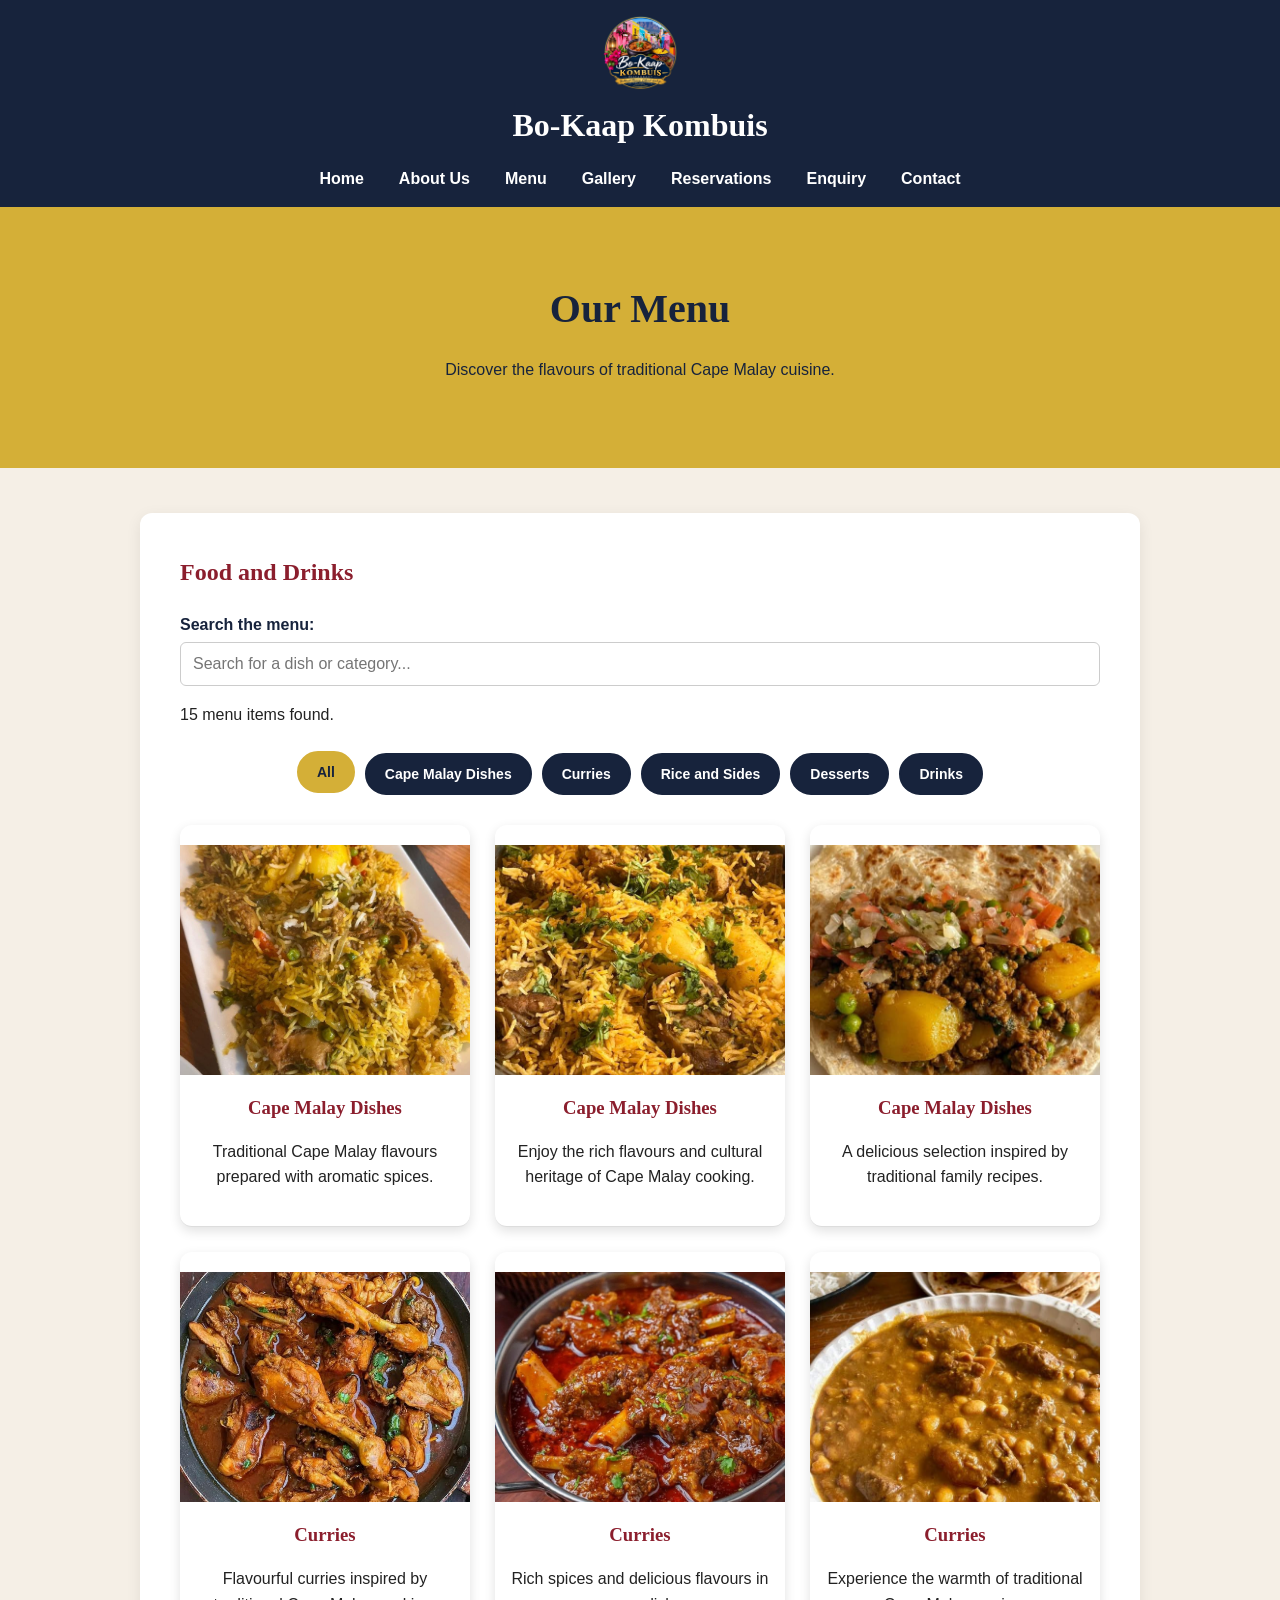
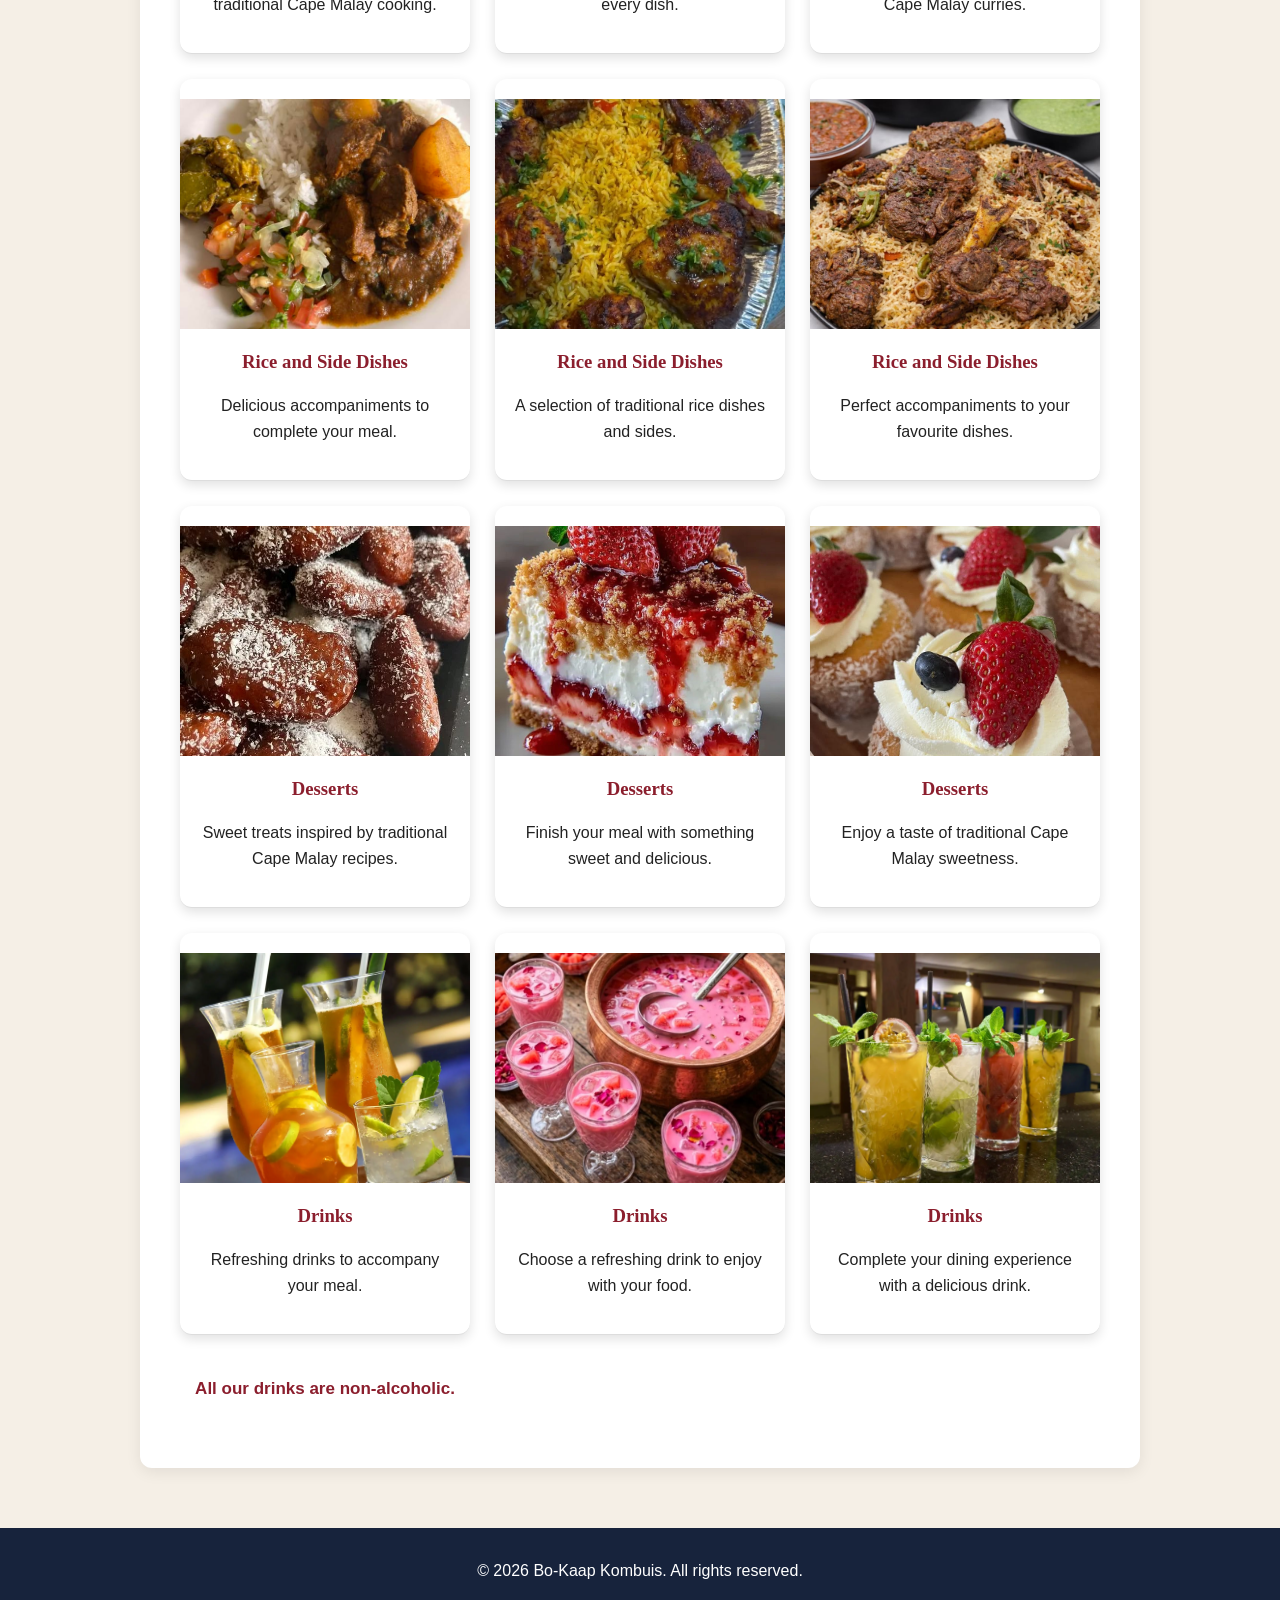
<file: HTML/menu.html>
<!DOCTYPE html>

<html lang="en">

<head>
    <meta charset="UTF-8">
    <meta name="viewport" content="width=device-width, initial-scale=1.0">

<meta name="description" content="Explore traditional Cape Malay dishes, curries, desserts, drinks and side dishes at Bo-Kaap Kombuis in Cape Town.">
<meta name="keywords" content="Bo-Kaap Kombuis menu, Cape Malay dishes, Cape Town restaurant, curries, desserts">

<title>Menu | Bo-Kaap Kombuis</title>

<link rel="stylesheet" href="../CSS/style.css">


</head>

<body>

<header>
    <nav>
        <img src="../Images/logo/logo.webp"
     alt="Bo-Kaap Kombuis Logo"
     class="logo">

    <h1>Bo-Kaap Kombuis</h1>

    <button class="menu-toggle"
            id="menu-toggle"
            type="button"
            aria-label="Open navigation menu"
            aria-expanded="false"
            aria-controls="main-navigation">
        ☰
    </button>

    <ul id="main-navigation">
        <li><a href="index.html">Home</a></li>
        <li><a href="about.html">About Us</a></li>
        <li><a href="menu.html" aria-current="page">Menu</a></li>
        <li><a href="gallery.html">Gallery</a></li>
        <li><a href="booking.html">Reservations</a></li>
        <li><a href="enquiry.html">Enquiry</a></li>
        <li><a href="contact.html">Contact</a></li>
    </ul>
</nav>

</header>

<main>


<section class="page-header">
    <h2>Our Menu</h2>
    <p>Discover the flavours of traditional Cape Malay cuisine.</p>
</section>

<section class="menu-section">
    <h2>Food and Drinks</h2>

    <div class="menu-search">
    <label for="menuSearch">Search the menu:</label>
    <input
        type="search"
        id="menuSearch"
        placeholder="Search for a dish or category..."
        aria-describedby="menuSearchStatus"
    >
    <p id="menuSearchStatus" aria-live="polite"></p>
</div> 

    <div class="menu-filters" aria-label="Filter menu categories">
        <button type="button" class="filter-button active" data-filter="all" aria-pressed="true">All</button>
        <button type="button" class="filter-button" data-filter="dishes" aria-pressed="false">Cape Malay Dishes</button>
        <button type="button" class="filter-button" data-filter="curries" aria-pressed="false">Curries</button>
        <button type="button" class="filter-button" data-filter="sides" aria-pressed="false">Rice and Sides</button>
        <button type="button" class="filter-button" data-filter="desserts" aria-pressed="false">Desserts</button>
        <button type="button" class="filter-button" data-filter="drinks" aria-pressed="false">Drinks</button>
    </div>

    <div class="menu-results">

        <div class="menu-item" data-category="dishes">
            <img src="../Images/food/capemalaydishes1.jpg" alt="Traditional Cape Malay dish" loading="lazy">
            <h3>Cape Malay Dishes</h3>
            <p>Traditional Cape Malay flavours prepared with aromatic spices.</p>
        </div>

        <div class="menu-item" data-category="dishes">
            <img src="../Images/food/capemalaydishes2.jpg" alt="Cape Malay cuisine selection" loading="lazy">
            <h3>Cape Malay Dishes</h3>
            <p>Enjoy the rich flavours and cultural heritage of Cape Malay cooking.</p>
        </div>

        <div class="menu-item" data-category="dishes">
            <img src="../Images/food/capemalaydishes3.jpg" alt="Traditional Cape Malay food" loading="lazy">
            <h3>Cape Malay Dishes</h3>
            <p>A delicious selection inspired by traditional family recipes.</p>
        </div>

        <div class="menu-item" data-category="curries">
            <img src="../Images/food/curry1.jpg" alt="Cape Malay curry" loading="lazy">
            <h3>Curries</h3>
            <p>Flavourful curries inspired by traditional Cape Malay cooking.</p>
        </div>

        <div class="menu-item" data-category="curries">
            <img src="../Images/food/curry2.jpg" alt="Traditional curry dish" loading="lazy">
            <h3>Curries</h3>
            <p>Rich spices and delicious flavours in every dish.</p>
        </div>

        <div class="menu-item" data-category="curries">
            <img src="../Images/food/curry3.jpg" alt="Cape Malay curry selection" loading="lazy">
            <h3>Curries</h3>
            <p>Experience the warmth of traditional Cape Malay curries.</p>
        </div>

        <div class="menu-item" data-category="sides">
            <img src="../Images/food/riceandsides1.jpg" alt="Rice and side dishes" loading="lazy">
            <h3>Rice and Side Dishes</h3>
            <p>Delicious accompaniments to complete your meal.</p>
        </div>

        <div class="menu-item" data-category="sides">
            <img src="../Images/food/riceandsides2.jpg" alt="Traditional rice dish" loading="lazy">
            <h3>Rice and Side Dishes</h3>
            <p>A selection of traditional rice dishes and sides.</p>
        </div>

        <div class="menu-item" data-category="sides">
            <img src="../Images/food/riceandsides3.jpg" alt="Rice and food accompaniments" loading="lazy">
            <h3>Rice and Side Dishes</h3>
            <p>Perfect accompaniments to your favourite dishes.</p>
        </div>

        <div class="menu-item" data-category="desserts">
            <img src="../Images/food/dessert1.jpg" alt="Traditional Cape Malay dessert" loading="lazy">
            <h3>Desserts</h3>
            <p>Sweet treats inspired by traditional Cape Malay recipes.</p>
        </div>

        <div class="menu-item" data-category="desserts">
            <img src="../Images/food/dessert2.jpg" alt="Delicious dessert selection" loading="lazy">
            <h3>Desserts</h3>
            <p>Finish your meal with something sweet and delicious.</p>
        </div>

        <div class="menu-item" data-category="desserts">
            <img src="../Images/food/dessert3.jpg" alt="Traditional sweet dessert" loading="lazy">
            <h3>Desserts</h3>
            <p>Enjoy a taste of traditional Cape Malay sweetness.</p>
        </div>

        <div class="menu-item" data-category="drinks">
            <img src="../Images/food/drinks1.webp" alt="Refreshing drink" loading="lazy">
            <h3>Drinks</h3>
            <p>Refreshing drinks to accompany your meal.</p>
        </div>

        <div class="menu-item" data-category="drinks">
            <img src="../Images/food/drinks2.jpg" alt="Drink selection" loading="lazy">
            <h3>Drinks</h3>
            <p>Choose a refreshing drink to enjoy with your food.</p>
        </div>

        <div class="menu-item" data-category="drinks">
            <img src="../Images/food/drinks3.webp" alt="Refreshing beverage" loading="lazy">
            <h3>Drinks</h3>
            <p>Complete your dining experience with a delicious drink.</p>
        </div>

        <div class="menu-category-note">
            <p>All our drinks are non-alcoholic.</p>
        </div>

    </div>

    <p id="menu-empty" hidden>No menu categories found.</p>
</section>


</main>

<footer>
    <p>&copy; 2026 Bo-Kaap Kombuis. All rights reserved.</p>
</footer>

<script src="../JS/script.js"></script>

</body>
</html>
</file>
<file: CSS/style.css>
* {
  box-sizing: border-box;
  }

body {
margin: 0;
font-family: Arial, sans-serif;
line-height: 1.6;
background-color: #f5efe6;
color: #222;
}

h1,
h2,
h3 {
font-family: Georgia, serif;
}

a {
text-decoration: none;
}

img {
max-width: 100%;
}

/* Header */

header {
background-color: #17233c;
color: white;
padding: 15px 20px;
}

nav {
max-width: 1200px;
margin: auto;
}

nav h1 {
margin: 0;
text-align: center;
font-size: 32px;
}

.logo {
display: block;
width: 75px;
height: auto;
margin: 0 auto 10px;
}

nav ul {
list-style: none;
display: flex;
justify-content: center;
align-items: center;
flex-wrap: wrap;
gap: 25px;
padding: 0;
margin: 15px 0 0;
}

nav a {
color: white;
font-weight: bold;
padding: 8px 5px;
transition: 0.3s;
}

nav a:hover,
nav a:focus {
color: #d4af37;
}

/* Hero */

.hero {
text-align: center;
padding: 120px 20px;
background-image: linear-gradient(rgba(23, 35, 60, 0.65), rgba(139, 30, 45, 0.7)), url("../Images/food/cape-malay-food1.webp");
background-size: cover;
background-position: center;
color: white;
}

.hero h2 {
font-size: 46px;
margin: 0 0 20px;
}

.hero p {
max-width: 700px;
margin: 0 auto 30px;
font-size: 19px;
}

/* Sections */

.intro,
.about-preview,
.content-section,
.menu-section,
.booking-section,
.contact-section {
max-width: 1000px;
margin: 45px auto;
padding: 40px;
background-color: white;
border-radius: 12px;
box-shadow: 0 4px 15px rgba(0, 0, 0, 0.08);
}

.intro h2,
.about-preview h2,
.content-section h2,
.menu-section h2,
.booking-section h2,
.contact-section h2 {
color: #8b1e2d;
margin-top: 0;
}

.page-header {
text-align: center;
padding: 70px 20px;
background-color: #d4af37;
color: #17233c;
}

.page-header h2 {
font-size: 40px;
margin: 0;
}

/* Buttons */

.button,
button {
display: inline-block;
padding: 13px 25px;
margin: 10px 5px;
background-color: #8b1e2d;
color: white;
border: none;
border-radius: 6px;
cursor: pointer;
font-weight: bold;
font-size: 16px;
transition: 0.3s;
}

.button:hover,
button:hover {
background-color: #17233c;
transform: translateY(-2px);
}

/* Menu */

.menu-item {
border-bottom: 1px solid #ddd;
padding: 20px 0;
}

.menu-item:last-child {
border-bottom: none;
}

.menu-item h3 {
color: #8b1e2d;
}

/* Gallery */

.gallery {
display: block;
max-width: 1200px;
width: 100%;
margin: 45px auto;
padding: 20px;
}

.gallery > h2 {
text-align: center;
color: #8b1e2d;
font-size: 32px;
margin: 0 0 30px;
}

.gallery-grid {
display: grid;
grid-template-columns: repeat(3, minmax(0, 1fr));
gap: 25px;
width: 100%;
margin: 0 auto;
}

.gallery-item {
min-width: 0;
max-width: 100%;
margin: 0;
padding: 15px;
overflow: hidden;
background-color: white;
border-radius: 12px;
text-align: center;
box-shadow: 0 4px 12px rgba(0, 0, 0, 0.08);
transition: transform 0.3s;
}

.gallery-item:hover {
transform: translateY(-5px);
}

.gallery-item img {
display: block;
width: 100%;
max-width: 100%;
height: 230px;
object-fit: cover;
border-radius: 8px;
cursor: pointer;
}

.gallery-item figcaption {
overflow-wrap: anywhere;
margin-top: 10px;
}

/* Gallery Lightbox */

.lightbox {
display: none;
position: fixed;
top: 0;
left: 0;
width: 100%;
height: 100%;
height: 100dvh;
z-index: 99999;
align-items: center;
justify-content: center;
padding: 60px 15px;
background: #000000;
overflow: hidden;
}

.lightbox.active {
display: flex;
}

.lightbox-image {
display: block;
width: auto;
height: auto;
max-width: 85vw;
max-height: 75vh;
object-fit: contain;
object-position: center;
border-radius: 6px;
}

.lightbox-caption {
position: absolute;
bottom: 15px;
left: 10%;
width: 80%;
margin: 0;
color: white;
text-align: center;
font-size: 16px;
}

.lightbox-close,
.lightbox-prev,
.lightbox-next {
position: absolute;
z-index: 100000;
display: flex;
align-items: center;
justify-content: center;
width: 45px;
height: 45px;
margin: 0;
padding: 5px;
background-color: #8b1e2d;
color: white;
border: none;
border-radius: 6px;
cursor: pointer;
transform: none;
}

.lightbox-close {
top: 15px;
right: 15px;
font-size: 30px;
}

.lightbox-prev {
left: 10px;
top: 50%;
transform: translateY(-50%);
}

.lightbox-next {
right: 10px;
top: 50%;
transform: translateY(-50%);
}

.lightbox-close:hover,
.lightbox-prev:hover,
.lightbox-next:hover {
background-color: #d4af37;
color: #17233c;
}

.lightbox-prev:hover,
.lightbox-next:hover {
transform: translateY(-50%);
}

/* Forms */

form {
display: flex;
flex-direction: column;
}

label {
margin-top: 15px;
font-weight: bold;
color: #17233c;
}

input,
textarea,
select {
width: 100%;
padding: 12px;
margin-top: 5px;
border: 1px solid #ccc;
border-radius: 6px;
font-size: 16px;
font-family: Arial, sans-serif;
}

input:focus,
textarea:focus,
select:focus {
outline: 2px solid #d4af37;
border-color: #8b1e2d;
}

textarea {
resize: vertical;
min-height: 120px;
}

/* Footer */

footer {
background-color: #17233c;
color: white;
text-align: center;
padding: 30px 20px;
margin-top: 60px;
}

footer p {
margin: 0;
}

/* Tablet Layout */

@media (max-width: 900px) {
.gallery-grid {
grid-template-columns: repeat(2, minmax(0, 1fr));
gap: 20px;
}
}

/* Responsive Design */

@media (max-width: 768px) {

header {
    padding: 15px;
}

nav h1 {
    font-size: 26px;
}

.logo {
    width: 60px;
}

nav ul {
    flex-direction: column;
    gap: 10px;
    margin-top: 15px;
}

nav a {
    display: block;
    padding: 6px;
}

.hero {
    padding: 80px 20px;
}

.hero h2 {
    font-size: 34px;
}

.hero p {
    font-size: 17px;
}

.intro,
.about-preview,
.content-section,
.menu-section,
.booking-section,
.contact-section {
    margin: 25px 15px;
    padding: 25px;
}

.page-header {
    padding: 50px 20px;
}

.page-header h2 {
    font-size: 32px;
}

.gallery {
    margin: 25px auto;
    padding: 15px;
}

.gallery-item img {
    height: 250px;
}

.button,
button {
    padding: 12px 20px;
}

}

/* Mobile Layout */

@media (max-width: 600px) {

.gallery-grid {
    grid-template-columns: minmax(0, 1fr);
    gap: 15px;
}

.gallery-item {
    width: 100%;
}

.gallery-item img {
    height: auto;
    aspect-ratio: 4 / 3;
}

.lightbox {
    padding: 65px 10px;
}

.lightbox-image {
    max-width: 100%;
    max-height: 65dvh;
    width: auto;
    height: auto;
    object-fit: contain;
}

.lightbox-caption {
    bottom: 15px;
    font-size: 14px;
}

.lightbox-prev {
    left: 5px;
}

.lightbox-next {
    right: 5px;
}

.lightbox-close {
    top: 10px;
    right: 10px;
}

}

/* Small Mobile Screens */

@media (max-width: 480px) {


nav h1 {
    font-size: 23px;
}

.hero {
    padding: 65px 15px;
}

.hero h2 {
    font-size: 28px;
}

.hero p {
    font-size: 16px;
}

.intro,
.about-preview,
.content-section,
.menu-section,
.booking-section,
.contact-section {
    margin: 20px 10px;
    padding: 20px;
}

.button {
    display: block;
    width: 100%;
    margin: 10px 0;
}

}

/* Menu Category Filters */

.menu-filters {
display: flex;
justify-content: center;
flex-wrap: wrap;
gap: 10px;
margin: 25px 0 30px;
}

.menu-filters .filter-button {
width: auto;
margin: 0;
padding: 11px 18px;
background-color: #17233c;
color: white;
border: 2px solid #17233c;
border-radius: 25px;
font-size: 14px;
transition: 0.3s;
}

.menu-filters .filter-button:hover,
.menu-filters .filter-button.active {
background-color: #d4af37;
color: #17233c;
border-color: #d4af37;
transform: translateY(-2px);
}

.menu-item[hidden] {
display: none;
}

.menu-results {
width: 100%;
}

#menu-empty {
text-align: center;
color: #8b1e2d;
font-weight: bold;
}

@media (max-width: 600px) {
.menu-filters {
gap: 8px;
}

.menu-filters .filter-button {
    padding: 9px 13px;
    font-size: 13px;
}

}

.menu-results {
display: grid;
grid-template-columns: repeat(3, minmax(0, 1fr));
gap: 25px;
width: 100%;
max-width: 1200px;
margin: 0 auto;
}

.menu-item {
background-color: #fff;
border-radius: 12px;
overflow: hidden;
box-shadow: 0 4px 12px rgba(0, 0, 0, 0.12);
text-align: center;
padding-bottom: 20px;
transition: transform 0.3s ease, box-shadow 0.3s ease;
}

.menu-item:hover {
transform: translateY(-5px);
box-shadow: 0 7px 18px rgba(0, 0, 0, 0.18);
}

.menu-item img {
width: 100%;
height: 230px;
object-fit: cover;
display: block;
}

.menu-item h3 {
color: #8b1e2d;
margin: 18px 12px 10px;
}

.menu-item p {
padding: 0 15px;
line-height: 1.6;
}

.menu-item[hidden] {
display: none;
}

@media (max-width: 900px) {
.menu-results {
grid-template-columns: repeat(2, minmax(0, 1fr));
}
}

@media (max-width: 600px) {
.menu-results {
grid-template-columns: 1fr;
gap: 20px;
}

.menu-item img {
    height: 220px;
}

}

.menu-category-note p {
color: #8b1e2d;
font-weight: bold;
font-size: 17px;
text-align: center;
margin: 15px 0 25px;
}

/* Mobile Navigation */

.menu-toggle {
display: none;
background-color: #8b1e2d;
color: white;
border: 2px solid #d4af37;
border-radius: 6px;
font-size: 24px;
padding: 5px 15px;
cursor: pointer;
}

@media (max-width: 768px) {

nav {
    display: flex;
    flex-direction: column;
    align-items: center;
}

.menu-toggle {
    display: block;
    margin: 15px auto 5px;
}

nav ul {
    display: none;
    flex-direction: column;
    width: 100%;
    gap: 5px;
    margin: 10px 0 0;
    padding: 10px 0;
    background-color: #17233c;
    border-top: 1px solid #d4af37;
}

nav ul.open {
    display: flex;
}

nav ul li {
    width: 100%;
    text-align: center;
}

nav ul a {
    display: block;
    padding: 10px;
}

}
</file>
